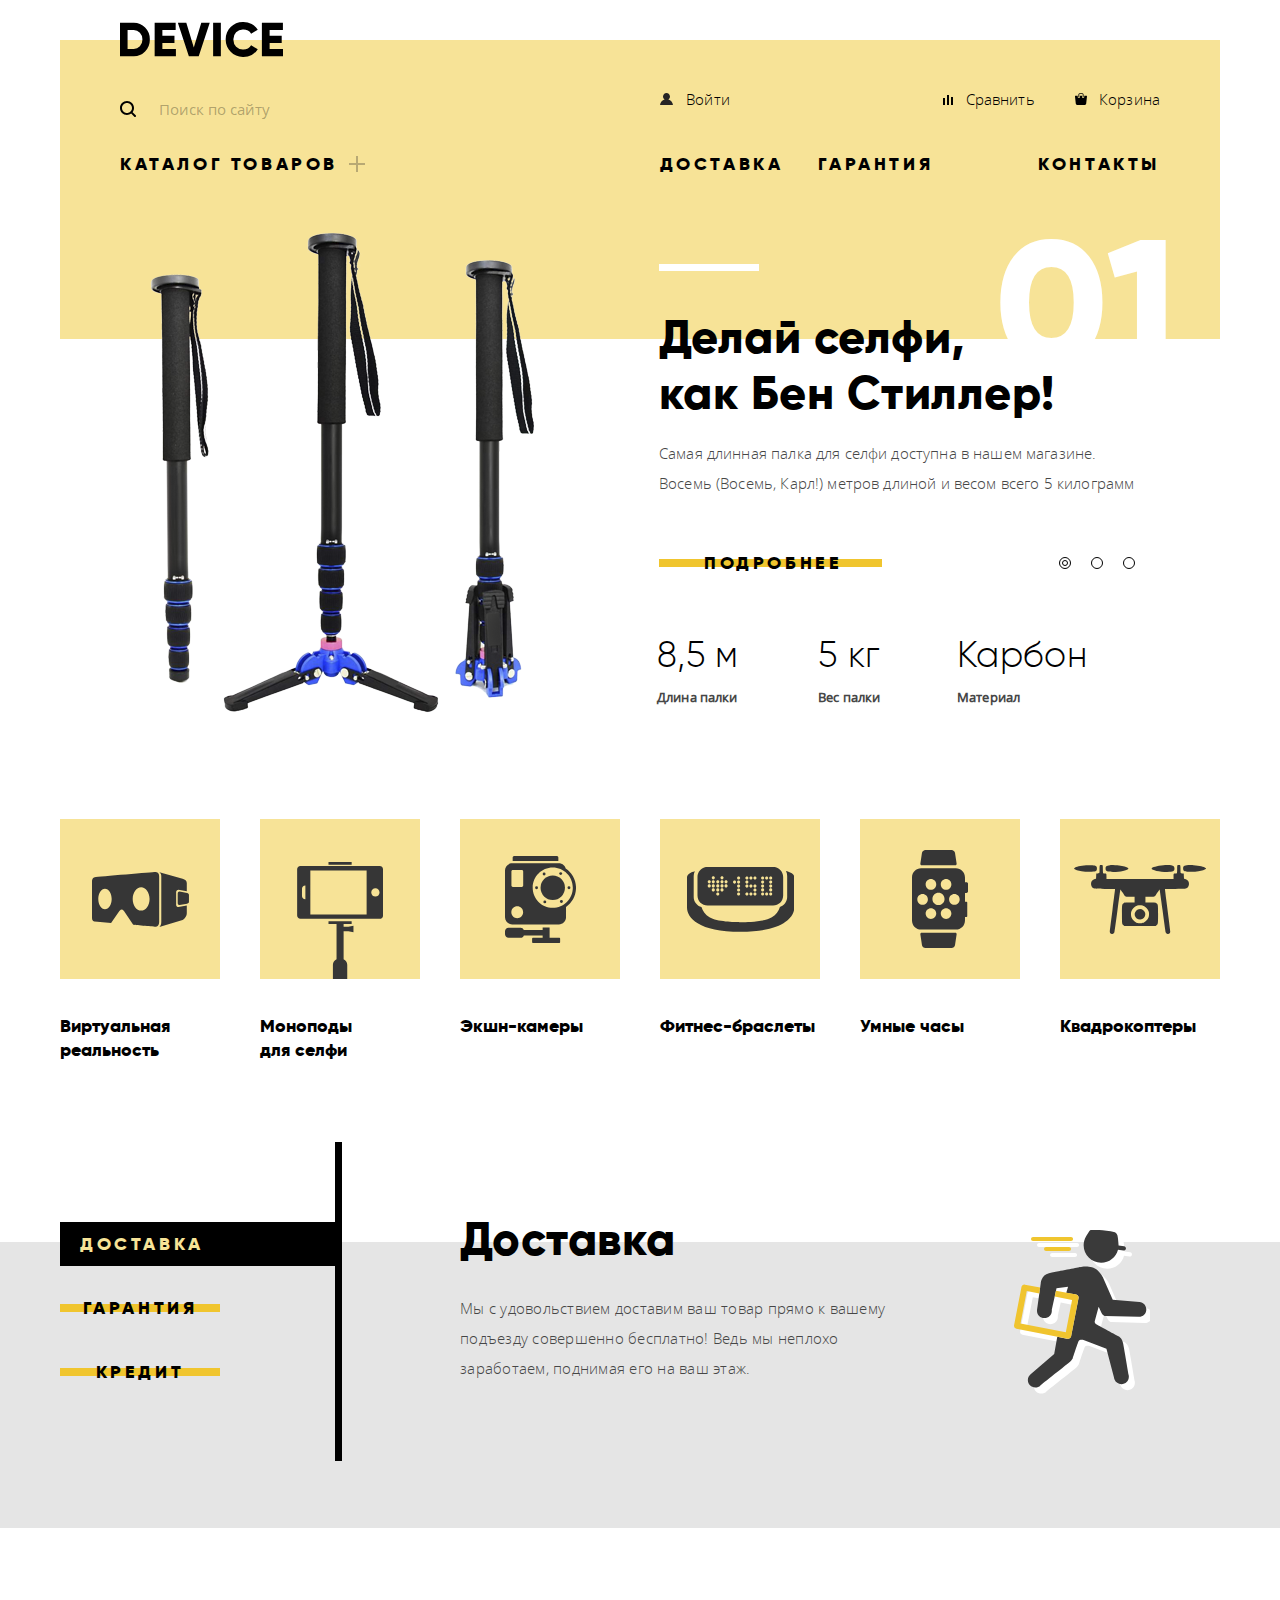
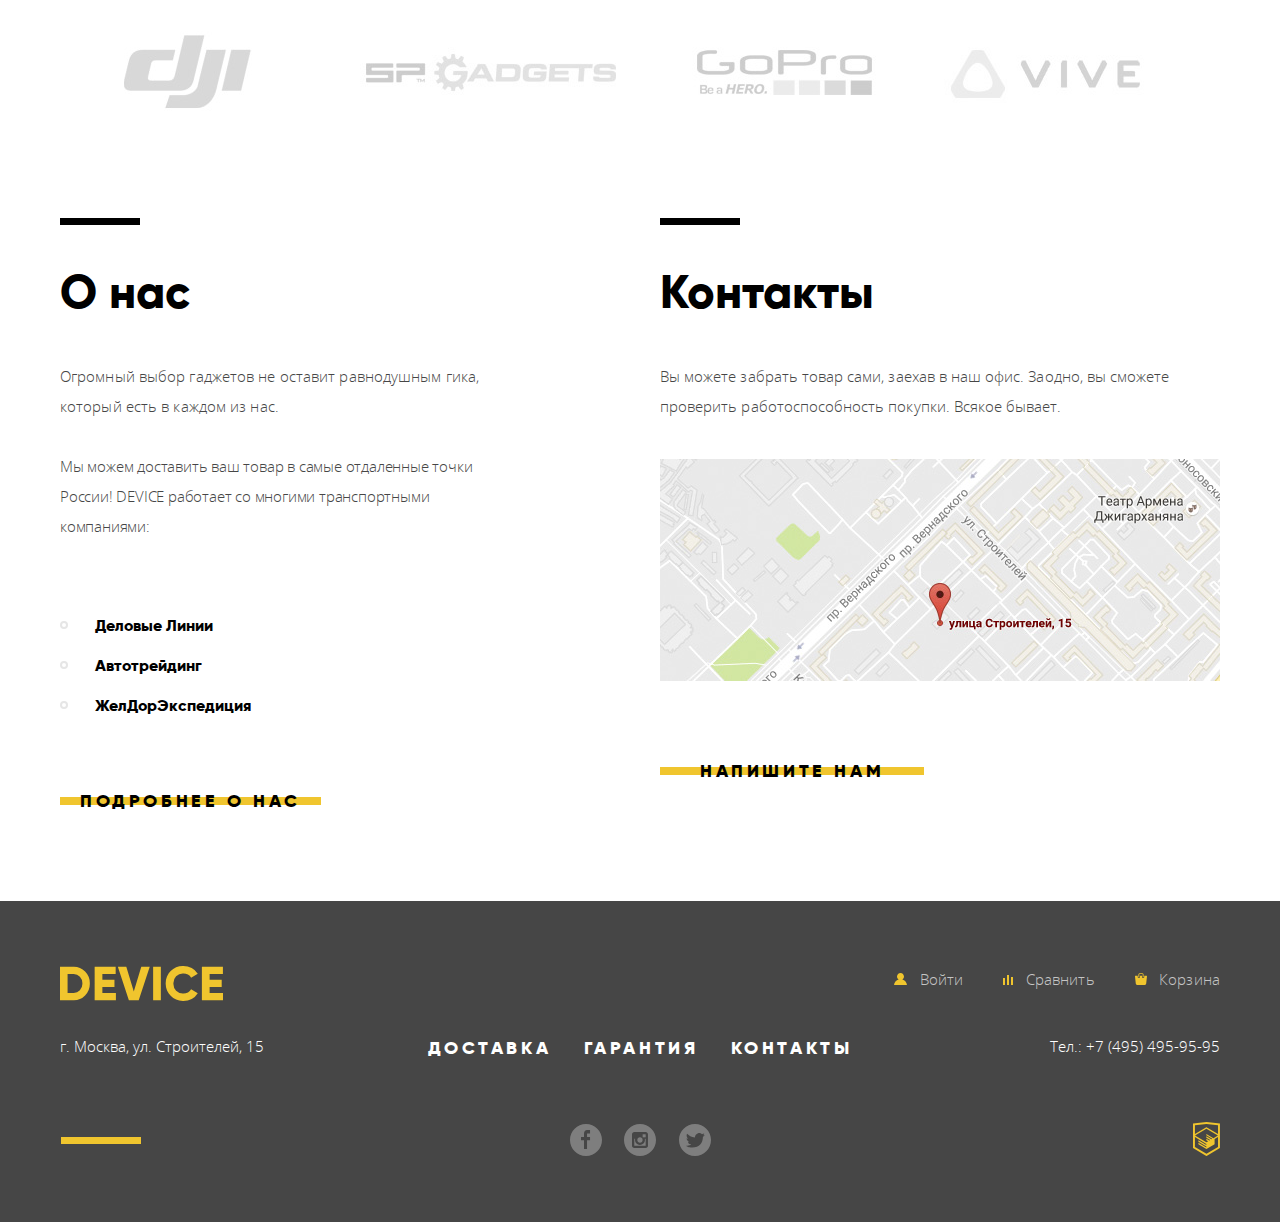
<file: index.html>
<!DOCTYPE html>
<html lang="ru">
  <head>
    <meta charset="utf-8">
    <title>Device</title>
    <link href="css/normalize.css" rel="stylesheet">
    <link href="css/style-min.css" rel="stylesheet">
  </head>
  <body>
    <header class="main-header">
      <nav class="main-navigation">
        <a class="main-header-logo">
          <img src="img/logo.svg" alt="Логотип магазина Device" width="163" height="35">
        </a>
        <div class="header-container">
          <form class="searching" action="https://echo.htmlacademy.ru" method="get">
            <label class="search-icon" for="search-field">Поиск</label>
            <input type="search" class="search-field" id="search-field" placeholder="Поиск по сайту">
            <button type="submit" class="search-btn">Найти</button>
          </form>
          <ul class="user-navigation">
            <li>
              <a class="login-link" href="login.html">
                <svg version="1.1" xmlns="http://www.w3.org/2000/svg" xmlns:xlink="http://www.w3.org/1999/xlink" x="0px" y="0px"
                	 width="13px" height="12px" viewBox="0 0 13 12" enable-background="new 0 0 13 12" xml:space="preserve">
                  <path fill="#272525" d="M0.032,12h12.937c-0.163-2.643-2.074-4.837-4.671-5.543C9.306,5.846,9.985,4.75,9.985,3.485
                	C9.985,1.561,8.425,0,6.5,0S3.015,1.561,3.015,3.485c0,1.264,0.68,2.361,1.688,2.972C2.106,7.163,0.194,9.357,0.032,12z"></path>
                </svg>
                Войти
              </a>
            </li>
            <li>
              <a class="compare-btn" href="#">
                <svg version="1.1" xmlns="http://www.w3.org/2000/svg" xmlns:xlink="http://www.w3.org/1999/xlink" x="0px" y="0px"
                     width="10px" height="10px" viewBox="0 0 10 10" enable-background="new 0 0 10 10" xml:space="preserve">
                  <rect x="8" y="2" width="1.984" height="8"></rect>
                  <rect y="3" width="1.984" height="7"></rect>
                  <rect x="4" width="2" height="10"></rect>
                </svg>
                Сравнить
              </a>
            </li>
            <li>
              <a class="cart-btn" href="#">
                <svg version="1.1" xmlns="http://www.w3.org/2000/svg" xmlns:xlink="http://www.w3.org/1999/xlink" x="0px" y="0px"
                     width="12px" height="12px" viewBox="0 0 12 12" enable-background="new 0 0 12 12" xml:space="preserve">
                  <g>
                    <path d="M11.864,3.017c-0.082-0.098-0.203-0.154-0.327-0.154H9.225V4.09c0,0.563-0.484,1.022-1.08,1.022
                      c-0.594,0-1.078-0.458-1.078-1.022V2.863H4.909V4.09c0,0.563-0.485,1.022-1.08,1.022c-0.595,0-1.078-0.458-1.078-1.022V2.863H0.438
                      c-0.125,0-0.243,0.056-0.327,0.154C0.028,3.115-0.012,3.245,0.003,3.375l0.776,7.134c0.015,0.806,0.642,1.455,1.411,1.455h7.595
                      c0.77,0,1.396-0.649,1.411-1.455l0.776-7.134C11.987,3.245,11.946,3.115,11.864,3.017z"></path>
                    <path d="M3.829,4.499c0.239,0,0.433-0.184,0.433-0.409V1.84c0-0.632,0.672-1.022,1.295-1.022h1.079
                      c0.655,0,1.078,0.401,1.078,1.022v2.25c0,0.225,0.194,0.409,0.431,0.409c0.239,0,0.433-0.184,0.433-0.409V1.84
                      C8.577,0.773,7.761,0,6.636,0H5.557C4.367,0,3.398,0.826,3.398,1.84v2.25C3.398,4.315,3.592,4.499,3.829,4.499z"></path>
                  </g>
                </svg>
                Корзина
              </a>
            </li>
          </ul>
        </div>
        <ul class="site-navigation">
          <li class="open-item-list-btn"><a class="open-item-list-link" href="#">Каталог товаров</a>
            <div class="sub-menu-container">
              <ul class="index-sub-menu sub-menu-first">
                <li class="sub-menu-common">
                  <a href="#">Виртуальная реальность</a>
                </li>
                <li class="sub-menu-common">
                  <a href="catalog.html">Моноподы для селфи</a>
                </li>
                <li class="sub-menu-common">
                  <a href="#">Экшн-камеры</a>
                </li>
              </ul>
              <ul class="index-sub-menu sub-menu-second">
                <li class="sub-menu-common">
                  <a href="#">Фитнес-браслеты</a>
                </li>
                <li class="sub-menu-common">
                  <a href="#">Умные часы</a>
                </li>
              </ul>
              <ul class="index-sub-menu sub-menu-third">
                <li class="sub-menu-common">
                  <a href="#">Квадрокоптеры</a>
                </li>
              </ul>
            </div>
          </li>

          <li><a href="#">Доставка</a></li>
          <li><a href="#">Гарантия</a></li>
          <li><a href="#">Контакты</a></li>
        </ul>
      </nav>
    </header>
    <main>
      <div class="main-container">
        <h1 class="visually-hidden">Магазин гаджетов Device</h1>
        <section class="promo-slider">
          <h2 class="visually-hidden">Специальное предложение</h2>
          <div class="slider-controls">
            <button type="button" class="slider-btn slide-current" value="1" id="slider1">Слайд 1</button>
            <button type="button" class="slider-btn" value="2" id="slider2">Слайд 2</button>
            <button type="button" class="slider-btn" value="3" id="slider3">Слайд 3</button>
          </div>

          <ol>

            <li class="promo-slide slide1 slide-current">
              <div class="slider-img">
                <img src="img/slider-1.png" alt="Самая длинная палка для селфи" width="384" height="486">
              </div>
              <div class="slider-info">
                <h3>Делай селфи, как&nbsp;Бен Стиллер!</h3>
                <p>
                  Самая длинная палка для селфи доступна в нашем магазине.
                  Восемь (Восемь, Карл!) метров длиной и весом всего 5 килограмм
                </p>
                <a class="promo-slide-bth main-button" href="#">Подробнее</a>
                <table class="slider-item-parameters">
                  <tr>
                    <td>8,5 м</td>
                    <td>5 кг</td>
                    <td>Карбон</td>
                  </tr>
                  <tr>
                    <th>Длина палки</th>
                    <th>Вес палки</th>
                    <th>Материал</th>
                  </tr>
                </table>
              </div>
            </li>

            <li class="promo-slide slide2">
              <div class="slider-img">
                <img src="img/slider-2.png" alt="Фитнес-браслет" width="345" height="485">
              </div>
              <div class="slider-info">
                <h3>Худеем правильно!</h3>
                <p>
                  Мотивирующие фитнес-браслеты помогут найти в себе силы
                  не пропускать занятия и соблюдать диету.
                </p>
                <a class="promo-slide-bth main-button" href="#">Подробнее</a>
                <table class="slider-item-parameters">
                  <tr>
                    <td>48 часов</td>
                  </tr>
                  <tr>
                    <th>Без подзарядки</th>
                  </tr>
                </table>
              </div>
            </li>

            <li class="promo-slide slide3">
              <div class="slider-img">
                <img src="img/slider-3.png" alt="Квадрокоптер" width="526" height="334">
              </div>
              <div class="slider-info">
                <h3>Порхает как бабочка, жалит как пчела!</h3>
                <p>
                  Этот обычный, на первый взгляд, квадрокоптер оснащен
                  мощным лазером, замаскированным под стандартную камеру.
                </p>
                <a class="promo-slide-bth main-button" href="#">Подробнее</a>
                <table class="slider-item-parameters">
                  <tr>
                    <td>800 м</td>
                    <td>50 м</td>
                  </tr>
                  <tr>
                    <th>Дальность полета</th>
                    <th>Радиус поражения</th>
                  </tr>
                </table>
              </div>
            </li>

          </ol>
        </section>
        <section class="popular-itemgroups">
          <h2 class="visually-hidden">Популярные товары</h2>
          <ul class="popular-itemgroups-list">
            <li><a class="popular-itemgroups-link popular-1" href="#">Виртуальная реальность</a></li>
            <li><a class="popular-itemgroups-link popular-2" href="catalog.html">Моноподы для&nbsp;селфи</a></li>
            <li><a class="popular-itemgroups-link popular-3" href="#">Экшн-камеры</a></li>
            <li><a class="popular-itemgroups-link popular-4" href="#">Фитнес-браслеты</a></li>
            <li><a class="popular-itemgroups-link popular-5" href="#">Умные часы</a></li>
            <li><a class="popular-itemgroups-link popular-6" href="#">Квадрокоптеры</a></li>
          </ul>
        </section>
      </div>
      <section class="services">
        <h2 class="visually-hidden">Наши услуги</h2>
        <div class="main-container services-container">
          <div class="services-btns">
            <button type="button" class="main-button services-button services-current" value="delivery">Доставка</button>
            <button type="button" class="main-button services-button" value="warranty">Гарантия</button>
            <button type="button" class="main-button services-button" value="credit">Кредит</button>
          </div>
          <div class="services-slides">
            <section class="services-slide services-delivery serv-slide-current" id="service1">
              <h3>Доставка</h3>
              <p>Мы с удовольствием доставим ваш товар прямо
                 к вашему подъезду совершенно бесплатно! Ведь мы неплохо заработаем,
                 поднимая его на ваш этаж.</p>
            </section>
            <section class="services-slide services-warranty" id="service2">
              <h3>Гарантия</h3>
              <p>Если из-за возгорания купленного у нас товара у вас сгорит
                 дом — не переживайте, мы выдадим вам новый.<br>
                 Товар, не дом, конечно же.</p>
            </section>
            <section class="services-slide services-credit" id="service3">
              <h3>Кредит</h3>
              <p>Залезть в долговую яму стало проще! Кредитные
                 консультанты подберут для вас наиболее выгодные
                 условия&nbsp;кредита. Выгодные для нашего банка, разумеется.</p>
            </section>
          </div>
        </div>
      </section>
      <div class="main-container">
        <section class="brands">
          <h2 class="visually-hidden">Популярные брэнды</h2>
          <a href="#"><img class="brands-logo logo-1" src="img/logo-1.jpg" alt="Логотип DJI" width="260" height="100"></a>
          <a href="#"><img class="brands-logo logo-2" src="img/logo-2.jpg" alt="Логотип SPGadgets" width="260" height="100"></a>
          <a href="#"><img class="brands-logo logo-3" src="img/logo-3.jpg" alt="Логотип GoPro" width="260" height="100"></a>
          <a href="#"><img class="brands-logo logo-4" src="img/logo-4.jpg" alt="Логотип VIVE" width="260" height="100"></a>
        </section>
        <div class="informtion">
          <section class="about-us">
            <h3>О нас</h3>
            <p>Огромный выбор гаджетов не оставит равнодушным гика, который есть в каждом из нас.</p>
            <p>Мы можем доставить ваш товар в самые отдаленные точки России! DEVICE работает
              со многими транспортными компаниями:</p>
            <ul class="delivery-services-list">
              <li>Деловые Линии</li>
              <li>Автотрейдинг</li>
              <li>ЖелДорЭкспедиция</li>
            </ul>
            <a href="#" class="about-us-btn main-button">Подробнее о нас</a>
          </section>
          <section class="contacts">
            <h3>Контакты</h3>
            <p>Вы можете забрать товар сами, заехав в наш офис. Заодно, вы сможете
              проверить работоспособность покупки. Всякое бывает.</p>
            <a class="contacts-map" href="#">
              <img src="img/map.jpg" alt="Офис компании по адресу ул. Строителей 15, Москва" width="560" height="222">
            </a>
            <a href="writeus.html" class="feedback-btn main-button">Напишите нам</a>
          </section>
        </div>

      </div>
    </main>
    <footer class="main-footer">
      <div class="main-container">
        <div class="footer-container">
          <a class="main-footer-logo">
            <svg xmlns="http://www.w3.org/2000/svg" width="163" height="35" viewBox="0 0 163 35">
              <defs>
                <style>
                  .cls-1{fill-rule:evenodd}
                </style>
              </defs>
              <path id="_-e-logo" d="M-.151.702v33.6h13.532a15.72 15.72 0 0 0 11.72-4.824 16.458 16.458 0 0 0 4.712-11.976 16.458 16.458 0 0 0-4.712-11.976A15.723 15.723 0 0 0 13.381.702H-.151zM7.582 26.91V8.091h5.8a8.646 8.646 0 0 1 6.5 2.568 9.407 9.407 0 0 1 2.489 6.84 9.406 9.406 0 0 1-2.489 6.84 8.642 8.642 0 0 1-6.5 2.568h-5.8zm34.8-5.952h12.082v-7.3H42.378V8.091h13.291V.702H34.645v33.6H55.91V26.91H42.378v-5.952zm36.343 13.344L89.744.702h-8.458l-7.491 24.72L66.304.702h-8.457l11.019 33.6h9.859zm14.4 0h7.733V.702h-7.733v33.6zm38.615-1.416a15.506 15.506 0 0 0 6.041-5.688l-6.67-3.84a7.482 7.482 0 0 1-3.165 3.024 9.87 9.87 0 0 1-4.664 1.1 9.595 9.595 0 0 1-7.177-2.736 9.909 9.909 0 0 1-2.682-7.248 9.909 9.909 0 0 1 2.682-7.248 9.595 9.595 0 0 1 7.177-2.736 9.897 9.897 0 0 1 4.639 1.08 7.592 7.592 0 0 1 3.19 3.048l6.67-3.84a15.873 15.873 0 0 0-6.09-5.688 17.42 17.42 0 0 0-8.409-2.088c-9.779-.272-17.797 7.691-17.591 17.472-.208 9.781 7.809 17.747 17.588 17.476a17.52 17.52 0 0 0 8.458-2.088zm17.881-11.928h12.082v-7.3h-12.085V8.091h13.29V.702h-21.023v33.6h21.265V26.91h-13.532v-5.952z" class="cls-1" data-name="-e-logo"></path>
            </svg>
          </a>
          <ul class="footer-user-navigation">
            <li>
              <a class="login-link" href="login.html">
                <svg version="1.1" xmlns="http://www.w3.org/2000/svg" xmlns:xlink="http://www.w3.org/1999/xlink" x="0px" y="0px"
                     width="13px" height="12px" viewBox="0 0 13 12" enable-background="new 0 0 13 12" xml:space="preserve">
                  <path d="M0.032,12h12.937c-0.163-2.643-2.074-4.837-4.671-5.543C9.306,5.846,9.985,4.75,9.985,3.485
                	C9.985,1.561,8.425,0,6.5,0S3.015,1.561,3.015,3.485c0,1.264,0.68,2.361,1.688,2.972C2.106,7.163,0.194,9.357,0.032,12z"></path>
                </svg>
                Войти
              </a>
            </li>
            <li>
              <a class="compare-btn" href="#">
                <svg version="1.1" xmlns="http://www.w3.org/2000/svg" xmlns:xlink="http://www.w3.org/1999/xlink" x="0px" y="0px"
                     width="10px" height="10px" viewBox="0 0 10 10" enable-background="new 0 0 10 10" xml:space="preserve">
                  <rect x="8" y="2" width="1.984" height="8"></rect>
                  <rect y="3" width="1.984" height="7"></rect>
                  <rect x="4" width="2" height="10"></rect>
                </svg>
                Сравнить
              </a>
            </li>
            <li>
              <a class="cart-btn" href="#">
                <svg version="1.1" xmlns="http://www.w3.org/2000/svg" xmlns:xlink="http://www.w3.org/1999/xlink" x="0px" y="0px"
                     width="12px" height="12px" viewBox="0 0 12 12" enable-background="new 0 0 12 12" xml:space="preserve">
                  <g>
                    <path d="M11.864,3.017c-0.082-0.098-0.203-0.154-0.327-0.154H9.225V4.09c0,0.563-0.484,1.022-1.08,1.022
                      c-0.594,0-1.078-0.458-1.078-1.022V2.863H4.909V4.09c0,0.563-0.485,1.022-1.08,1.022c-0.595,0-1.078-0.458-1.078-1.022V2.863H0.438
                      c-0.125,0-0.243,0.056-0.327,0.154C0.028,3.115-0.012,3.245,0.003,3.375l0.776,7.134c0.015,0.806,0.642,1.455,1.411,1.455h7.595
                      c0.77,0,1.396-0.649,1.411-1.455l0.776-7.134C11.987,3.245,11.946,3.115,11.864,3.017z"></path>
                    <path d="M3.829,4.499c0.239,0,0.433-0.184,0.433-0.409V1.84c0-0.632,0.672-1.022,1.295-1.022h1.079
                      c0.655,0,1.078,0.401,1.078,1.022v2.25c0,0.225,0.194,0.409,0.431,0.409c0.239,0,0.433-0.184,0.433-0.409V1.84
                      C8.577,0.773,7.761,0,6.636,0H5.557C4.367,0,3.398,0.826,3.398,1.84v2.25C3.398,4.315,3.592,4.499,3.829,4.499z"></path>
                  </g>
                </svg>
                Корзина
              </a>
            </li>
          </ul>
        </div>
        <div class="footer-container">
          <p class="footer-address">г. Москва, ул. Строителей, 15</p>
          <ul class="footer-site-navigation">
            <li><a href="#">Доставка</a></li>
            <li><a href="#">Гарантия</a></li>
            <li><a href="#">Контакты</a></li>
          </ul>
          <p class="footer-phone">Тел.: +7 (495) 495-95-95</p>
        </div>
        <div class="footer-container">
          <section class="footer-social">
            <h2 class="visually-hidden">Device в социальных сетях</h2>
            <ul>
              <li>
                <a class="social-btn social-btn-fb" href="#">
                  <span class="visually-hidden">Device на Фейсбуке</span>
                  <img src="img/fb.svg" alt="Device на Фейсбуке" width="32" height="32">
                </a>
              </li>
              <li>
                <a class="social-btn social-btn-inst" href="#">
                  <span class="visually-hidden">Device в Инстаграм</span>
                  <img src="img/insta.svg" alt="Device в Инстаграм" width="32" height="32">
                </a>
              </li>
              <li>
                <a class="social-btn social-btn-tw" href="#">
                  <span class="visually-hidden">Device в Твиттере</span>
                  <img src="img/twitter.svg" alt="Device в Твиттере" width="32" height="32">
                </a>
              </li>
            </ul>
          </section>
          <section class="footer-copyright">
            <h2 class="visually-hidden">Сайт разработан</h2>
            <a class="btn" href="https://htmlacademy.ru/intensive/htmlcss">
              <span class="visually-hidden">HTML Academy</span>
              <svg version="1.1" xmlns="http://www.w3.org/2000/svg" xmlns:xlink="http://www.w3.org/1999/xlink" x="0px" y="0px" width="26.943px" height="34.09px" viewBox="0 0 26.943 34.09" enable-background="new 0 0 26.943 34.09" xml:space="preserve">
                <path d="M13.62,0.017L13.472,0L0,1.412v24.661l13.473,8.017l13.43-7.99l0.042-0.025V1.412L13.62,0.017z M25.019,12.127L13.495,5.334 L13.494,5.23l-0.087,0.05l-0.088-0.056v0.109L1.925,12.118V3.147l11.548-1.212l11.547,1.212V12.127z M13.405,6.787L24.923,13.5 l-4.479,2.64l-7.093-4.221l-0.014,1.415l5.904,3.513l-0.86,0.507l-5.03-2.992l-0.014,1.415l3.827,2.275l-0.782,0.523l-3.031-1.787 l-0.014,1.413l1.853,1.091l-1.8,1.081L2.034,13.622L13.405,6.787z M1.925,15.127l11.411,6.791l0.016,1.044L5.41,18.234L5.395,19.65 l7.979,4.795l0.018,1.076l-7.973-4.74l-0.013,1.414l8.021,4.822l0.046,0.025l8.143-4.872l-0.011-5.177l3.415-2.036v10.021 L13.472,31.85L1.925,24.979V15.127z"></path>
              </svg>
            </a>
          </section>
        </div>
      </div>
    </footer>

    <section class="modal-content-feedback">
      <button class="modal-content-close feedback-close" type="button" title="Закрыть">
        Закрыть
      </button>
      <h2 class="visually-hidden">Напишите нам</h2>
      <form action="https://echo.htmlacademy.ru" method="post">
        <div class="modal-col">
          <label for="user-name">Ваше имя:</label>
          <input id="user-name" type="text" name="user-name" value="" placeholder="Имя Фамилия">
        </div>
        <div class="modal-col">
          <label for="user-mail">Ваш e-mail:</label>
          <input id="user-mail" type="email" name="user-mail" value="" placeholder="email@example.com">
        </div>
        <label for="feedback-text">Текст письма:</label>
        <textarea id="feedback-text" name="feedback-text" rows="5" placeholder="В свободной форме"></textarea>
        <button class="main-button" type="submit">Отправить</button>
      </form>
    </section>
    <section class="index-map">
      <button class="modal-content-close map-close" type="button" title="Закрыть">
        Закрыть
      </button>
      <h2 class="visually-hidden">Расположение офиса на карте</h2>
      <div class="map-script">
        <iframe src="https://www.google.com/maps/embed?pb=!1m18!1m12!1m3!1d2249.1123749473695!2d37.52742931604717!3d55.687034004529764!2m3!1f0!2f0!3f0!3m2!1i1024!2i768!4f13.1!3m3!1m2!1s0x46b54cf65f5c8955%3A0x694710ccd55501e!2z0YPQuy4g0KHRgtGA0L7QuNGC0LXQu9C10LksIDE1LCDQnNC-0YHQutCy0LAsIDExOTMxMQ!5e0!3m2!1sru!2sru!4v1551015599513"
                width="960" height="560" allowfullscreen></iframe>
      </div>
    </section>


    <script src="js/script-min.js"></script>
  </body>
</html>
</file>
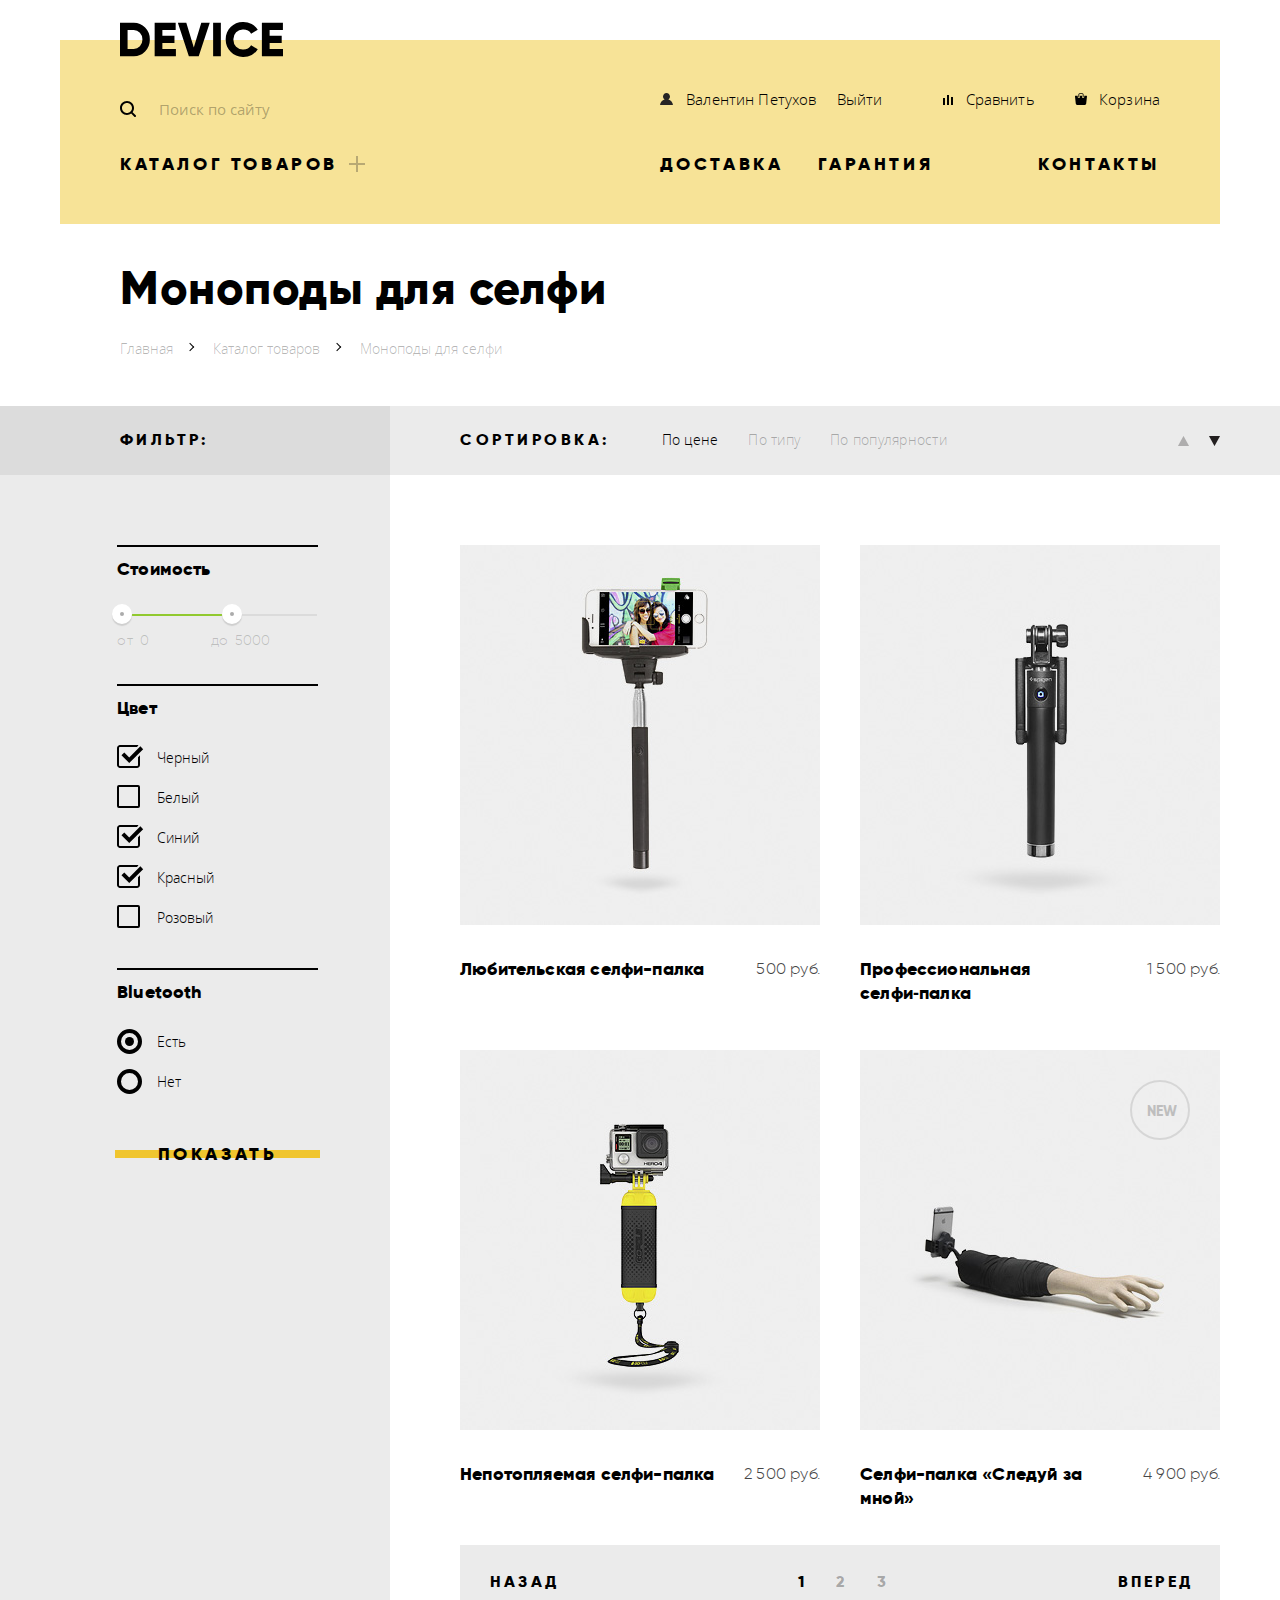
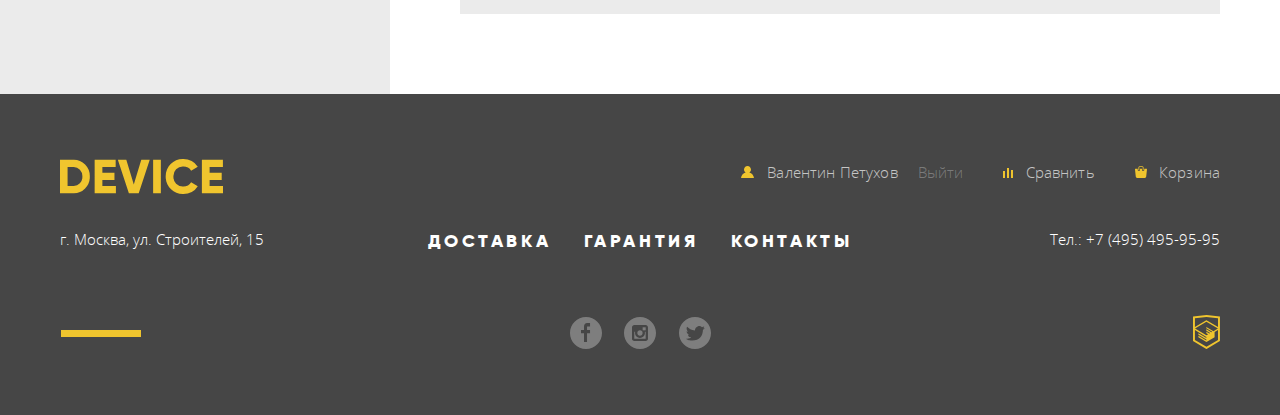
<file: catalog.html>
<!DOCTYPE html>
<html lang="ru">
  <head>
    <meta charset="utf-8">
    <title>Device</title>
    <link href="css/normalize.css" rel="stylesheet">
    <link href="css/style-min.css" rel="stylesheet">
  </head>
  <body>
    <header class="main-header inner-header">
      <nav class="main-navigation">
        <a class="main-header-logo" href="index.html">
          <img src="img/logo.svg" alt="Логотип магазина Device" width="163" height="35">
        </a>
        <div class="header-container">
          <form class="searching" action="https://echo.htmlacademy.ru" method="get">
            <label class="search-icon" for="search-field">Поиск</label>
            <input type="search" class="search-field" id="search-field" placeholder="Поиск по сайту">
            <button type="submit" class="search-btn">Найти</button>
          </form>
          <ul class="user-navigation">
            <li id="account-link">
              <a class="account-link" href="#">
                <svg version="1.1" xmlns="http://www.w3.org/2000/svg" xmlns:xlink="http://www.w3.org/1999/xlink" x="0px" y="0px"
                     width="13px" height="12px" viewBox="0 0 13 12" enable-background="new 0 0 13 12" xml:space="preserve">
                  <path fill="#272525" d="M0.032,12h12.937c-0.163-2.643-2.074-4.837-4.671-5.543C9.306,5.846,9.985,4.75,9.985,3.485
                	C9.985,1.561,8.425,0,6.5,0S3.015,1.561,3.015,3.485c0,1.264,0.68,2.361,1.688,2.972C2.106,7.163,0.194,9.357,0.032,12z"></path>
                </svg>
                Валентин Петухов
              </a>
            </li>
            <li id="logout-link"><a class="logout-link" href="#">Выйти</a></li>
            <li>
              <a class="compare-btn" href="#">
                <svg version="1.1" xmlns="http://www.w3.org/2000/svg" xmlns:xlink="http://www.w3.org/1999/xlink" x="0px" y="0px"
                     width="10px" height="10px" viewBox="0 0 10 10" enable-background="new 0 0 10 10" xml:space="preserve">
                  <rect x="8" y="2" width="1.984" height="8"></rect>
                  <rect y="3" width="1.984" height="7"></rect>
                  <rect x="4" width="2" height="10"></rect>
                </svg>
                Сравнить
              </a>
            </li>
            <li>
              <a class="cart-btn" href="#">
                <svg version="1.1" xmlns="http://www.w3.org/2000/svg" xmlns:xlink="http://www.w3.org/1999/xlink" x="0px" y="0px"
                     width="12px" height="12px" viewBox="0 0 12 12" enable-background="new 0 0 12 12" xml:space="preserve">
                  <g>
                    <path d="M11.864,3.017c-0.082-0.098-0.203-0.154-0.327-0.154H9.225V4.09c0,0.563-0.484,1.022-1.08,1.022
                      c-0.594,0-1.078-0.458-1.078-1.022V2.863H4.909V4.09c0,0.563-0.485,1.022-1.08,1.022c-0.595,0-1.078-0.458-1.078-1.022V2.863H0.438
                      c-0.125,0-0.243,0.056-0.327,0.154C0.028,3.115-0.012,3.245,0.003,3.375l0.776,7.134c0.015,0.806,0.642,1.455,1.411,1.455h7.595
                      c0.77,0,1.396-0.649,1.411-1.455l0.776-7.134C11.987,3.245,11.946,3.115,11.864,3.017z"></path>
                    <path d="M3.829,4.499c0.239,0,0.433-0.184,0.433-0.409V1.84c0-0.632,0.672-1.022,1.295-1.022h1.079
                      c0.655,0,1.078,0.401,1.078,1.022v2.25c0,0.225,0.194,0.409,0.431,0.409c0.239,0,0.433-0.184,0.433-0.409V1.84
                      C8.577,0.773,7.761,0,6.636,0H5.557C4.367,0,3.398,0.826,3.398,1.84v2.25C3.398,4.315,3.592,4.499,3.829,4.499z"></path>
                  </g>
                </svg>
                Корзина
              </a>
            </li>
          </ul>
        </div>
        <ul class="site-navigation">
          <li class="open-item-list-btn"><a href="#">Каталог товаров</a>
            <div class="sub-menu-container">
              <ul class="index-sub-menu sub-menu-first">
                <li class="sub-menu-common">
                  <a href="#">Виртуальная реальность</a>
                </li>
                <li class="sub-menu-common">
                  <a href="catalog.html">Моноподы для селфи</a>
                </li>
                <li class="sub-menu-common">
                  <a href="#">Экшн-камеры</a>
                </li>
              </ul>
              <ul class="index-sub-menu sub-menu-second">
                <li class="sub-menu-common">
                  <a href="#">Фитнес-браслеты</a>
                </li>
                <li class="sub-menu-common">
                  <a href="#">Умные часы</a>
                </li>
              </ul>
              <ul class="index-sub-menu sub-menu-third">
                <li class="sub-menu-common">
                  <a href="#">Квадрокоптеры</a>
                </li>
              </ul>
            </div>
          </li>

          <li><a href="#">Доставка</a></li>
          <li><a href="#">Гарантия</a></li>
          <li><a href="#">Контакты</a></li>
        </ul>
      </nav>
    </header>
    <main>


      <div class="inner-container">
        <h1>Моноподы для селфи</h1>
        <section class="breadcrumbs-block">
          <ul class="breadcrumbs">
            <li class="breadcrumbs-item">
              <a class="breadcrumbs-link" href="#">Главная</a>
            </li>
            <li class="breadcrumbs-item">
              <a class="breadcrumbs-link" href="#">Каталог товаров</a>
            </li>
            <li class="breadcrumbs-item active">Моноподы для селфи</li>
          </ul>
        </section>
      </div>

      <div class="inner-row1">
        <div class="inner-container">
          <div class="inner-col1">
            <h2>Фильтр:</h2>
          </div>
          <div class="inner-col2">
            <section class="sort">
              <h2>Сортировка:</h2>
              <ul>
                <li><a href="#" class="sort-by sort-current">По цене</a></li>
                <li><a href="#" class="sort-by">По типу</a></li>
                <li><a href="#" class="sort-by">По популярности</a></li>
              </ul>
              <div class="arrows">
                <a href="#" class="sort-direction"><span class="visually-hidden">От меньшего к большему</span></a>
                <a href="#" class="sort-direction dir-current"><span class="visually-hidden">От большего к меньшему</span></a>
              </div>
            </section>
          </div>
        </div>
      </div>

      <div class="inner-row2">
        <div class="inner-container">

          <div class="inner-col1">
            <section class="filter">
              <form class="filter-form" action="https://echo.htmlacademy.ru" method="get">
                <fieldset class="filter-price">
                  <legend>Стоимость</legend>
                  <div class="price-bar">
                    <div class="price-range-bar-empty"></div>
                    <div class="price-range-bar-full"></div>
                    <div class="price-start"></div>
                    <div class="price-end"></div>
                  </div>
                  <label>от <input type="number" class="custom-min-price" value="0"></label>
                  <label>до <input type="number" class="custom-max-price" value="5000"></label>
                </fieldset>
                <fieldset>
                  <legend>Цвет</legend>
                  <ul class="filter-color">
                    <li>
                      <input class="visually-hidden" type="checkbox" name="black" id="black" checked>
                      <label for="black">Черный</label>
                    </li>
                    <li>
                      <input class="visually-hidden" type="checkbox" name="white" id="white">
                      <label for="white">Белый</label>
                    </li>
                    <li>
                      <input class="visually-hidden" type="checkbox" name="blue" id="blue" checked>
                      <label for="blue">Синий</label>
                    </li>
                    <li>
                      <input class="visually-hidden" type="checkbox" name="red" id="red" checked>
                      <label for="red">Красный</label>
                    </li>
                    <li>
                      <input class="visually-hidden" type="checkbox" name="pink" id="pink">
                      <label for="pink">Розовый</label>
                    </li>
                  </ul>
                </fieldset>
                <fieldset>
                  <legend>Bluetooth</legend>
                  <ul class="filter-bluetooth">
                    <li>
                      <input class="visually-hidden" type="radio" name="bluetooth" id="included" value="included" checked>
                      <label for="included">Есть</label>
                    </li>
                    <li>
                      <input class="visually-hidden" type="radio" name="bluetooth" id="not-included" value="not-included">
                      <label for="not-included">Нет</label>
                    </li>
                  </ul>
                </fieldset>
                <button type="submit" class="main-button">Показать</button>
              </form>
            </section>
          </div>

          <div class="inner-col2">

            <section class="items">
              <h2 class="visually-hidden">Список товаров</h2>
              <section class="device">
                <div class="buy-compare">
                  <a href="#" class="main-button">В корзину</a>
                  <a href="#" class="add-to-compare-btn">Добавить к сравнению</a>
                </div>
                <img class="device-pic" src="img/item-1.jpg" alt="Любительская селфи-палка" width="360" height="380">
                <h2 class="device-name"><a href="#">Любительская селфи-палка</a></h2>
                <span class="device-price">500 руб.</span>
              </section>

              <section class="device">
                <div class="buy-compare">
                  <a href="#" class="main-button">В корзину</a>
                  <a href="#" class="add-to-compare-btn">Добавить к сравнению</a>
                </div>
                <img class="device-pic" src="img/item-2.jpg" alt="Профессиональная селфи-палка" width="360" height="380">
                <h2 class="device-name"><a href="#">Профессиональная селфи&#8209;палка</a></h2>
                <span class="device-price">1 500 руб.</span>
              </section>

              <section class="device">
                <div class="buy-compare">
                  <a href="#" class="main-button">В корзину</a>
                  <a href="#" class="add-to-compare-btn">Добавить к сравнению</a>
                </div>
                <img class="device-pic" src="img/item-3.jpg" alt="Непотопляемая селфи-палка" width="360" height="380">
                <h2 class="device-name"><a href="#">Непотопляемая селфи-палка</a></h2>
                <span class="device-price">2 500 руб.</span>
              </section>

              <section class="device device-new">
                <div class="buy-compare">
                  <a href="#" class="main-button">В корзину</a>
                  <a href="#" class="add-to-compare-btn">Добавить к сравнению</a>
                </div>
                <img class="device-pic" src="img/item-4.jpg" alt="Селфи-палка «Следуй за мной»" width="360" height="380">
                <h2 class="device-name"><a href="#">Селфи-палка «Следуй за мной»</a></h2>
                <span class="device-price">4 900 руб.</span>
              </section>
            </section>

            <div class="paginator">
              <a class="back disabled">Назад</a>
              <ul>
                <li><a class="active-page">1</a></li>
                <li><a class="page" href="#">2</a></li>
                <li><a class="page" href="#">3</a></li>
              </ul>
              <a class="forward" href="#">Вперед</a>
            </div>
          </div>

        </div>
      </div>

    </main>

    <footer class="main-footer">
      <div class="main-container">
        <div class="footer-container">
          <a class="main-footer-logo">
            <svg xmlns="http://www.w3.org/2000/svg" width="163" height="35" viewBox="0 0 163 35">
              <defs>
                <style>
                  .cls-1{fill-rule:evenodd}
                </style>
              </defs>
              <path id="_-e-logo" d="M-.151.702v33.6h13.532a15.72 15.72 0 0 0 11.72-4.824 16.458 16.458 0 0 0 4.712-11.976 16.458 16.458 0 0 0-4.712-11.976A15.723 15.723 0 0 0 13.381.702H-.151zM7.582 26.91V8.091h5.8a8.646 8.646 0 0 1 6.5 2.568 9.407 9.407 0 0 1 2.489 6.84 9.406 9.406 0 0 1-2.489 6.84 8.642 8.642 0 0 1-6.5 2.568h-5.8zm34.8-5.952h12.082v-7.3H42.378V8.091h13.291V.702H34.645v33.6H55.91V26.91H42.378v-5.952zm36.343 13.344L89.744.702h-8.458l-7.491 24.72L66.304.702h-8.457l11.019 33.6h9.859zm14.4 0h7.733V.702h-7.733v33.6zm38.615-1.416a15.506 15.506 0 0 0 6.041-5.688l-6.67-3.84a7.482 7.482 0 0 1-3.165 3.024 9.87 9.87 0 0 1-4.664 1.1 9.595 9.595 0 0 1-7.177-2.736 9.909 9.909 0 0 1-2.682-7.248 9.909 9.909 0 0 1 2.682-7.248 9.595 9.595 0 0 1 7.177-2.736 9.897 9.897 0 0 1 4.639 1.08 7.592 7.592 0 0 1 3.19 3.048l6.67-3.84a15.873 15.873 0 0 0-6.09-5.688 17.42 17.42 0 0 0-8.409-2.088c-9.779-.272-17.797 7.691-17.591 17.472-.208 9.781 7.809 17.747 17.588 17.476a17.52 17.52 0 0 0 8.458-2.088zm17.881-11.928h12.082v-7.3h-12.085V8.091h13.29V.702h-21.023v33.6h21.265V26.91h-13.532v-5.952z" class="cls-1" data-name="-e-logo"></path>
            </svg>
          </a>
          <ul class="footer-user-navigation">
            <li>
              <a class="account-link" href="#">
                <svg version="1.1" xmlns="http://www.w3.org/2000/svg" xmlns:xlink="http://www.w3.org/1999/xlink" x="0px" y="0px"
                     width="13px" height="12px" viewBox="0 0 13 12" enable-background="new 0 0 13 12" xml:space="preserve">
                  <path d="M0.032,12h12.937c-0.163-2.643-2.074-4.837-4.671-5.543C9.306,5.846,9.985,4.75,9.985,3.485
                	C9.985,1.561,8.425,0,6.5,0S3.015,1.561,3.015,3.485c0,1.264,0.68,2.361,1.688,2.972C2.106,7.163,0.194,9.357,0.032,12z"></path>
                </svg>
                Валентин Петухов
              </a>
            </li>
            <li><a class="logout-link" href="#">Выйти</a></li>
            <li>
              <a class="compare-btn" href="#">
                <svg version="1.1" xmlns="http://www.w3.org/2000/svg" xmlns:xlink="http://www.w3.org/1999/xlink" x="0px" y="0px"
                     width="10px" height="10px" viewBox="0 0 10 10" enable-background="new 0 0 10 10" xml:space="preserve">
                  <rect x="8" y="2" width="1.984" height="8"></rect>
                  <rect y="3" width="1.984" height="7"></rect>
                  <rect x="4" width="2" height="10"></rect>
                </svg>
                Сравнить
              </a>
            </li>
            <li>
              <a class="cart-btn" href="#">
                <svg version="1.1" xmlns="http://www.w3.org/2000/svg" xmlns:xlink="http://www.w3.org/1999/xlink" x="0px" y="0px"
                     width="12px" height="12px" viewBox="0 0 12 12" enable-background="new 0 0 12 12" xml:space="preserve">
                  <g>
                    <path d="M11.864,3.017c-0.082-0.098-0.203-0.154-0.327-0.154H9.225V4.09c0,0.563-0.484,1.022-1.08,1.022
                      c-0.594,0-1.078-0.458-1.078-1.022V2.863H4.909V4.09c0,0.563-0.485,1.022-1.08,1.022c-0.595,0-1.078-0.458-1.078-1.022V2.863H0.438
                      c-0.125,0-0.243,0.056-0.327,0.154C0.028,3.115-0.012,3.245,0.003,3.375l0.776,7.134c0.015,0.806,0.642,1.455,1.411,1.455h7.595
                      c0.77,0,1.396-0.649,1.411-1.455l0.776-7.134C11.987,3.245,11.946,3.115,11.864,3.017z"></path>
                    <path d="M3.829,4.499c0.239,0,0.433-0.184,0.433-0.409V1.84c0-0.632,0.672-1.022,1.295-1.022h1.079
                      c0.655,0,1.078,0.401,1.078,1.022v2.25c0,0.225,0.194,0.409,0.431,0.409c0.239,0,0.433-0.184,0.433-0.409V1.84
                      C8.577,0.773,7.761,0,6.636,0H5.557C4.367,0,3.398,0.826,3.398,1.84v2.25C3.398,4.315,3.592,4.499,3.829,4.499z"></path>
                  </g>
                </svg>
                Корзина
              </a>
            </li>
          </ul>
        </div>
        <div class="footer-container">
          <p class="footer-address">г. Москва, ул. Строителей, 15</p>
          <ul class="footer-site-navigation">
            <li><a href="#">Доставка</a></li>
            <li><a href="#">Гарантия</a></li>
            <li><a href="#">Контакты</a></li>
          </ul>
          <p class="footer-phone">Тел.: +7 (495) 495-95-95</p>
        </div>
        <div class="footer-container">
          <section class="footer-social">
            <h2 class="visually-hidden">Device в социальных сетях</h2>
            <ul>
              <li>
                <a class="social-btn social-btn-fb" href="#">
                  <img src="img/fb.svg" alt="Device на Фейсбуке" width="32" height="32">
                </a>
              </li>
              <li>
                <a class="social-btn social-btn-inst" href="#">
                  <img src="img/insta.svg" alt="Device в Инстаграм" width="32" height="32">
                </a>
              </li>
              <li>
                <a class="social-btn social-btn-tw" href="#">
                  <img src="img/twitter.svg" alt="Device в Твиттере" width="32" height="32">
                </a>
              </li>
            </ul>
          </section>
          <section class="footer-copyright">
            <h2 class="visually-hidden">Сайт разработан</h2>
            <a class="btn" href="https://htmlacademy.ru/intensive/htmlcss">
              <span class="visually-hidden">HTML Academy</span>
              <svg version="1.1" xmlns="http://www.w3.org/2000/svg" xmlns:xlink="http://www.w3.org/1999/xlink" x="0px" y="0px" width="26.943px" height="34.09px" viewBox="0 0 26.943 34.09" enable-background="new 0 0 26.943 34.09" xml:space="preserve">
                <path d="M13.62,0.017L13.472,0L0,1.412v24.661l13.473,8.017l13.43-7.99l0.042-0.025V1.412L13.62,0.017z M25.019,12.127L13.495,5.334 L13.494,5.23l-0.087,0.05l-0.088-0.056v0.109L1.925,12.118V3.147l11.548-1.212l11.547,1.212V12.127z M13.405,6.787L24.923,13.5 l-4.479,2.64l-7.093-4.221l-0.014,1.415l5.904,3.513l-0.86,0.507l-5.03-2.992l-0.014,1.415l3.827,2.275l-0.782,0.523l-3.031-1.787 l-0.014,1.413l1.853,1.091l-1.8,1.081L2.034,13.622L13.405,6.787z M1.925,15.127l11.411,6.791l0.016,1.044L5.41,18.234L5.395,19.65 l7.979,4.795l0.018,1.076l-7.973-4.74l-0.013,1.414l8.021,4.822l0.046,0.025l8.143-4.872l-0.011-5.177l3.415-2.036v10.021 L13.472,31.85L1.925,24.979V15.127z"></path>
              </svg>
            </a>
          </section>
        </div>
      </div>
    </footer>

  </body>
</html>
</file>
<file: css/style-min.css>
@font-face{font-family:"Open Sans";src:url(../fonts/web/opensanslight.woff2) format("woff2"),url(../fonts/web/opensanslight.woff) format("woff");font-weight:300}@font-face{font-family:"Open Sans";src:url(../fonts/web/opensans.woff2) format("woff2"),url(../fonts/web/opensans.woff) format("woff");font-weight:400}@font-face{font-family:Gilroy;src:url(../fonts/web/gilroylight.woff2) format("woff2"),url(../fonts/web/gilroylight.woff) format("woff");font-weight:300}@font-face{font-family:Gilroy;src:url(../fonts/web/gilroyextrabold.woff2) format("woff2"),url(../fonts/web/gilroyextrabold.woff) format("woff");font-weight:800}body{margin:0;padding:0;font-family:"Open Sans",Arial,sans-serif;font-size:15px;line-height:30px;font-weight:300;color:#000;background-color:#fff}a{text-decoration:none}.visually-hidden:not(:focus):not(:active),input[type=checkbox].visually-hidden,input[type=radio].visually-hidden{position:absolute;width:1px;height:1px;margin:-1px;border:0;padding:0;white-space:nowrap;-webkit-clip-path:inset(100%);clip-path:inset(100%);clip:rect(0 0 0 0);overflow:hidden}.main-container{width:1160px;margin-left:auto;margin-right:auto}.inner-container h1{width:100%;margin:0;padding:0;margin-top:30px;margin-bottom:25px;margin-left:60px;font-family:Gilroy,Arial,sans-serif;font-weight:800;font-size:47px;line-height:48px;letter-spacing:.5px}.inner-container h2{margin:0;padding:22px 0;font-family:Gilroy,Arial,sans-serif;font-weight:800;font-size:16px;line-height:24px;letter-spacing:3.4px;text-transform:uppercase}.inner-row1{background-image:-webkit-gradient(linear,left top,right top,color-stop(50%,#dcdcdc),color-stop(50%,#ebebeb));background-image:-webkit-linear-gradient(left,#dcdcdc 50%,#ebebeb 50%);background-image:-o-linear-gradient(left,#dcdcdc 50%,#ebebeb 50%);background-image:linear-gradient(to right,#dcdcdc 50%,#ebebeb 50%)}.inner-row2{background-image:-webkit-gradient(linear,left top,right top,color-stop(50%,#ebebeb),color-stop(50%,#fff));background-image:-webkit-linear-gradient(left,#ebebeb 50%,#fff 50%);background-image:-o-linear-gradient(left,#ebebeb 50%,#fff 50%);background-image:linear-gradient(to right,#ebebeb 50%,#fff 50%)}.inner-container{display:-webkit-box;display:-ms-flexbox;display:flex;-ms-flex-wrap:wrap;flex-wrap:wrap;width:1160px;margin-left:auto;margin-right:auto}.inner-col1{width:270px;padding-left:60px}.inner-row1 .inner-col1{background-color:#dcdcdc}.inner-row2 .inner-col1{background-color:#ebebeb}.inner-col2{width:760px;padding-left:70px}.inner-row1 .inner-col2{background-color:#ebebeb}.inner-row2 .inner-col2{background-color:#fff}.main-header{display:-webkit-box;display:-ms-flexbox;display:flex;width:1040px;margin-top:40px;margin-left:auto;margin-right:auto;padding-left:60px;padding-right:60px;background-color:#f7e397}.inner-header{margin-bottom:10px}.main-header-logo{position:relative;top:-18px}.main-navigation{margin:0;padding:0;width:100%}.index-sub-menu,.site-navigation,.user-navigation{list-style:none}.site-navigation{display:-webkit-box;display:-ms-flexbox;display:flex;-ms-flex-wrap:wrap;flex-wrap:wrap;-webkit-box-align:end;-ms-flex-align:end;align-items:flex-end;margin:0;padding:0;padding-bottom:160px}.inner-header .site-navigation{padding-bottom:45px}.site-navigation li{text-transform:uppercase}.index-sub-menu a,.site-navigation a,.user-navigation a{color:#000}.site-navigation a{font-family:Gilroy,Arial,sans-serif;font-weight:800;font-size:18px;line-height:24px;letter-spacing:3.6px}.site-navigation>li{margin-left:35px}.site-navigation>li:first-child{margin-left:0;margin-right:auto;padding-right:32px}.site-navigation>li:last-child{margin-left:105px}.user-navigation{display:-webkit-box;display:-ms-flexbox;display:flex;-ms-flex-wrap:wrap;flex-wrap:wrap;padding:0;margin:0;margin-bottom:25px;width:500px;letter-spacing:.15px}.index-sub-menu li{text-transform:none}.index-sub-menu a{font-family:"Open Sans",Arial,sans-serif;font-weight:300;font-size:15px;line-height:36px;letter-spacing:normal}.index-sub-menu a:focus,.index-sub-menu a:hover,.site-navigation a:focus,.site-navigation a:hover,.user-navigation a:focus,.user-navigation a:hover{color:rgba(0,0,0,.6)}.index-sub-menu a:active,.site-navigation a:active,.user-navigation a:active{color:rgba(0,0,0,.3)}.searching{position:relative;width:440px;margin-right:auto}.header-container{display:-webkit-box;display:-ms-flexbox;display:flex;margin-bottom:10px}.search-field{width:280px;height:49px;padding-left:35px;margin-right:-5px;vertical-align:top;color:#000;border:none;background-color:#f7e397}.search-field:focus{border-bottom:2px solid #000}.search-icon{font-size:0}.search-icon::before{content:"";position:absolute;top:17px;left:0;width:16px;height:16px;background-image:url(../img/search.svg);background-repeat:no-repeat}.search-field::-webkit-input-placeholder{color:rgba(0,0,0,.3)}.search-field:-moz-placeholder{color:rgba(0,0,0,.3)}.search-field::-moz-placeholder{color:rgba(0,0,0,.3)}.search-field:-ms-input-placeholder{color:rgba(0,0,0,.3)}.search-field:hover::-webkit-input-placeholder{color:rgba(0,0,0,.6)}.search-field:hover:-moz-placeholder{color:rgba(0,0,0,.6)}.search-field:hover::-moz-placeholder{color:rgba(0,0,0,.6)}.search-field:hover:-ms-input-placeholder{color:rgba(0,0,0,.6)}.search-field:focus::-webkit-input-placeholder{color:rgba(0,0,0,.6)}.search-field:focus:-moz-placeholder{color:rgba(0,0,0,.6)}.search-field:focus::-moz-placeholder{color:rgba(0,0,0,.6)}.search-field:focus:-ms-input-placeholder{color:rgba(0,0,0,.6)}.search-btn{visibility:hidden;height:49px;padding-left:20px;padding-right:20px;background-color:#f7e397;border:2px solid #000;-webkit-transition:.2s;-o-transition:.2s;transition:.2s}.search-field:focus+.search-btn{visibility:visible}.search-btn:focus,.search-btn:hover{color:#fff;background-color:#000}.search-btn:active{color:rgba(255,255,255,.3);background-color:#000}.footer-user-navigation li,.user-navigation li{margin-left:40px}.footer-user-navigation li:first-of-type,.user-navigation li:first-of-type{margin-right:20px;margin-left:0;padding-left:0}.footer-user-navigation li:nth-last-of-type(3),.user-navigation li:nth-last-of-type(3){padding-left:0;margin-left:0;margin-right:auto}.footer-user-navigation .account-link,.footer-user-navigation .login-link,.user-navigation .account-link,.user-navigation .login-link{margin-left:0;margin-right:0}.account-link,.cart-btn,.compare-btn,.login-link{position:relative}.account-link svg,.login-link svg{margin-right:9px}.compare-btn svg{margin-right:8px}.cart-btn svg{margin-right:8px}.open-item-list-btn{position:relative;padding-right:32px}.open-item-list-btn::after,.open-item-list-btn::before{content:"";position:absolute;top:14px;right:5px;width:16px;height:2px;background-color:#b8a974}.open-item-list-btn::after{-webkit-transform:rotate(90deg);-ms-transform:rotate(90deg);transform:rotate(90deg)}.sub-menu-container{position:absolute;display:-webkit-box;display:-ms-flexbox;display:flex;width:1040px;min-height:160px;padding-left:60px;padding-right:60px;margin-left:-60px;z-index:-1;background-color:#f7e397;opacity:0}.open-item-list-btn:hover .sub-menu-container,.open-item-list-btn>a:focus+.sub-menu-container,.open-item-list-btn>a:hover+.sub-menu-container,.open-item-list-link:focus+.sub-menu-container,.open-item-list-link:hover+.sub-menu-container{opacity:1;z-index:2;pointer-events:auto}.open-item-list-btn:focus-within .sub-menu-container{opacity:1;z-index:2;pointer-events:auto}.index-sub-menu{width:200px;margin-right:40px;padding:0;padding-top:25px;letter-spacing:.15px}.main-button{font-family:Gilroy,Arial,sans-serif;font-weight:800;font-size:18px;line-height:24px;padding-top:10px;padding-bottom:10px;text-transform:uppercase;letter-spacing:3.6px;color:#000;background:0 0;background-image:-webkit-gradient(linear,left top,left bottom,from(#f0c52e),to(#f0c52e));background-image:-webkit-linear-gradient(top,#f0c52e,#f0c52e);background-image:-o-linear-gradient(top,#f0c52e,#f0c52e);background-image:linear-gradient(to bottom,#f0c52e,#f0c52e);background-repeat:no-repeat;background-size:100% 8px;background-position:center;border:none;-webkit-transition:.1s;-o-transition:.1s;transition:.1s}.main-button:focus,.main-button:hover{color:#000;background-size:100% 100%}.main-button:active{color:rgba(0,0,0,.3);background-size:100% 100%}.promo-slider{position:relative;width:1160px;top:-110px;margin-bottom:-110px;z-index:1}.promo-slider ol{padding:0;margin:0;position:relative;counter-reset:li;list-style:none}.promo-slide h3{font-family:Gilroy,Arial,sans-serif;font-weight:800;font-size:47px;line-height:56px;letter-spacing:.47px}.slider-controls{position:absolute;bottom:250px;right:65px;display:-webkit-box;display:-ms-flexbox;display:flex;-webkit-box-pack:end;-ms-flex-pack:end;justify-content:flex-end;font-size:0}.slider-info{position:relative}.slider-info::before{content:"";position:absolute;top:35px;left:0;width:100px;height:7px;background-color:#fff}.slider-info::after{position:absolute;top:-15px;right:-35px;font-family:Gilroy,Arial,sans-serif;font-weight:800;font-size:179px;line-height:179px;letter-spacing:1.79px;color:#fff}.promo-slide::after{content:"0"counter(li);counter-increment:li;position:absolute;top:-15px;right:40px;font-family:Gilroy,Arial,sans-serif;font-weight:800;font-size:179px;line-height:179px;letter-spacing:1.79px;z-index:-1;color:#fff;opacity:0}.promo-slide.slide-current::after{opacity:1}.slider-btn{position:relative;display:block;margin-right:20px;padding:0;width:12px;height:12px;background:0 0;border:1px solid #000;border-radius:50%}.slider-btn::before{content:"";position:absolute;top:50%;left:50%;-webkit-transform:translate(-50%,-50%);-ms-transform:translate(-50%,-50%);transform:translate(-50%,-50%);width:4px;height:4px;border:1px solid #000;border-radius:50%;opacity:0}.slider-btn.slide-current::before{opacity:1}.promo-slide-bth{padding-left:45px;padding-right:40px}.promo-slide{display:-webkit-box;display:-ms-flexbox;display:flex;max-height:0;padding:0;margin-bottom:0;overflow:hidden}.promo-slide.slide-current{max-height:100%;margin-bottom:95px}.promo-slide p{color:#464646;letter-spacing:.15px}.slider-item-parameters th{padding-top:5px;color:#464646;font-size:13px;line-height:20px;text-align:left;letter-spacing:.13px}.slider-item-parameters td{font-family:Gilroy,Arial,sans-serif;font-weight:300;font-size:36px;line-height:48px;text-align:left;letter-spacing:.36px}.slider-item-parameters th:nth-child(1),.slider-item-parameters th:nth-child(3){width:157px}.slider-item-parameters th:nth-child(2){width:135px}.promo-slide h3{margin-top:80px;margin-bottom:17px}.promo-slide p{margin-bottom:50px}.promo-slide table{margin-top:50px;margin-left:-5px}.slide1 .slider-img{margin-left:90px;margin-right:125px}.slide1 h3{width:410px}.slide1 p{width:480px}.slide2 .slider-img{margin-left:90px;margin-top:12px;margin-right:140px}.slide2 h3{width:260px}.slide2 p{width:460px}.slide3 .slider-img{margin-left:32px;margin-top:10px;margin-right:40px}.slide3 h3{width:550px}.slide3 p{width:460px}.popular-itemgroups-list{display:-webkit-box;display:-ms-flexbox;display:flex;-ms-flex-wrap:wrap;flex-wrap:wrap;margin:0;margin-bottom:120px;padding:0;list-style:none}.popular-itemgroups-list li{width:160px;margin-right:40px;margin-bottom:60px;font-family:Gilroy,Arial,sans-serif;font-weight:800;font-size:18px;line-height:24px}.popular-itemgroups-list li:nth-child(6n){margin-right:0}.popular-itemgroups-link{display:block;position:relative;padding-top:195px;color:#000}.popular-itemgroups-link::before{content:"";position:absolute;top:0;left:0;width:160px;height:160px;background-color:#f7e397;background-repeat:no-repeat;-webkit-transition:.2s;-o-transition:.2s;transition:.2s}.popular-itemgroups-link:focus::before,.popular-itemgroups-link:hover::before{background-color:#f0c52e}.popular-itemgroups-link::after{content:"";position:absolute;top:0;left:0;width:160px;height:160px}.popular-1::after{background-image:url(../img/popular-1.svg);background-repeat:no-repeat;background-position:center center}.popular-2::after{background-image:url(../img/popular-2.svg);background-repeat:no-repeat;background-position:center bottom}.popular-3::after{background-image:url(../img/popular-3.svg);background-repeat:no-repeat;background-position:center center}.popular-4::after{background-image:url(../img/popular-4.svg);background-repeat:no-repeat;background-position:center center}.popular-5::after{background-image:url(../img/popular-5.svg);background-repeat:no-repeat;background-position:center center}.popular-6::after{background-image:url(../img/popular-6.svg);background-repeat:no-repeat;background-position:center center}.popular-itemgroups-link:active::after{opacity:.3}.popular-itemgroups-link:active{color:rgba(0,0,0,.3)}.services-button{width:160px;margin-bottom:20px;font-family:Gilroy,Arial,sans-serif;font-weight:800;font-size:18px;line-height:24px;letter-spacing:3.6px}.services-current,.services-current:focus,.services-current:hover{width:100%;color:#f7e397;background-color:#000;background-image:none;padding-left:20px;text-align:left}.services{background-image:-webkit-gradient(linear,left top,left bottom,from(#e5e5e5),to(#e5e5e5));background-image:-webkit-linear-gradient(top,#e5e5e5,#e5e5e5);background-image:-o-linear-gradient(top,#e5e5e5,#e5e5e5);background-image:linear-gradient(to bottom,#e5e5e5,#e5e5e5);background-repeat:no-repeat;background-size:100%;background-position:top;margin-bottom:95px}.services-container{display:-webkit-box;display:-ms-flexbox;display:flex;position:relative;top:-100px}.services-btns{display:-webkit-box;display:-ms-flexbox;display:flex;position:relative;-webkit-box-orient:vertical;-webkit-box-direction:normal;-ms-flex-direction:column;flex-direction:column;padding-top:80px;margin-right:120px;width:280px}.services-btns::after{content:"";position:absolute;top:0;right:-2px;width:7px;height:319px;background-color:#000}.services-slides{width:760px;padding-top:73px}.services-slides section:not(.serv-slide-current){display:none}.services-slide{position:relative}.services-slide::after{content:"";position:absolute}.services-delivery::after{right:70px;top:15px;width:136px;height:164px;background-image:url(../img/delivery.svg);background-repeat:no-repeat}.services-warranty::after{right:50px;top:-10px;width:171px;height:195px;background-image:url(../img/warranty.svg);background-repeat:no-repeat}.services-credit::after{right:75px;top:-10px;width:156px;height:188px;background-image:url(../img/credit.svg);background-repeat:no-repeat}.services-slide h3{margin:0;margin-bottom:30px;font-family:Gilroy,Arial,sans-serif;font-weight:800;font-size:47px;line-height:48px;letter-spacing:.47px}.services-slide p{width:460px;margin-bottom:45px;color:#464646;letter-spacing:.25px}.brands{display:-webkit-box;display:-ms-flexbox;display:flex;-ms-flex-wrap:wrap;flex-wrap:wrap;margin-bottom:95px}.brands a{margin-right:40px}.brands a:nth-child(4n){margin-right:0}.brands-logo{display:block;-webkit-box-sizing:border-box;box-sizing:border-box;width:260px;height:100px;padding-left:260px}.logo-1{background:url(../img/logo-1-gray.jpg) no-repeat}.logo-2{background:url(../img/logo-2-gray.jpg) no-repeat}.logo-3{background:url(../img/logo-3-gray.jpg) no-repeat}.logo-4{background:url(../img/logo-4-gray.jpg) no-repeat}.brands-logo:hover{padding-left:0}.informtion{display:-webkit-box;display:-ms-flexbox;display:flex;-webkit-box-pack:justify;-ms-flex-pack:justify;justify-content:space-between;padding-top:50px;padding-bottom:85px}.about-us::before,.contacts::before{content:"";position:absolute;width:80px;height:7px;top:-50px;left:0;background-color:#000}.about-us{position:relative;width:460px}.about-us h3,.contacts h3{margin:0;margin-bottom:45px;font-family:Gilroy,Arial,sans-serif;font-weight:800;font-size:47px;line-height:48px}.about-us p:first-of-type{letter-spacing:.1px}.about-us p:last-of-type{letter-spacing:-.2px}.contacts p{letter-spacing:.05px}.about-us p,.contacts p{margin-bottom:30px;color:#464646}.about-us-btn{padding-left:20px;padding-right:20px}.delivery-services-list{margin:0;padding:0;margin-top:65px;list-style:none;margin-bottom:60px}.delivery-services-list li{position:relative;padding-left:35px;font-family:Gilroy,Arial,sans-serif;font-weight:800;font-size:16px;line-height:40px}.delivery-services-list li::before{content:"";position:absolute;left:0;top:15px;width:4px;height:4px;border:2px solid #e6e6e6;border-radius:50%}.contacts{position:relative;width:560px}.contacts-map{display:block;margin-bottom:75px;padding-top:8px}.contacts-map img{display:block}.feedback-btn{padding-left:40px;padding-right:40px}.breadcrumbs{display:-webkit-box;display:-ms-flexbox;display:flex;padding:0;margin:0;margin-bottom:45px;margin-left:60px;list-style:none}.breadcrumbs li{font-family:"Open Sans",Arial,sans-serif;font-weight:300;font-size:14px;line-height:24px;color:rgba(0,0,0,.3)}.breadcrumbs-link{position:relative;padding-right:40px;color:rgba(0,0,0,.3)}.breadcrumbs-link:focus,.breadcrumbs-link:hover{color:rgba(0,0,0,.6)}.breadcrumbs-link:active{color:rgba(0,0,0,.1)}.breadcrumbs-link::after{content:"";position:absolute;right:20px;top:5px;width:5px;height:5px;border-top:1px solid #000;border-right:1px solid #000;-webkit-transform:rotate(45deg);-ms-transform:rotate(45deg);transform:rotate(45deg)}.filter{width:205px;padding-top:70px;margin-left:-5px}.filter h2{font-family:Gilroy,Arial,sans-serif;font-weight:800;font-size:16px;line-height:24px;letter-spacing:3.2px;text-transform:uppercase;background-color:#d9d9d9}.filter fieldset{position:relative;padding:0;padding-top:67px;padding-bottom:30px;border:none;border-top:2px solid #000}.filter legend{position:absolute;top:10px;left:0;font-family:Gilroy,Arial,sans-serif;font-weight:800;font-size:18px;line-height:24px;letter-spacing:.18px}.price-bar{position:relative;margin-bottom:10px;margin-left:5px}.price-range-bar-empty{position:absolute;width:195px;height:2px;background-color:#dbdbdb}.price-range-bar-full{position:absolute;width:110px;height:2px;background-color:#91c92f}.price-end,.price-start{position:absolute;width:4px;height:4px;padding:0;border:8px solid #fff;background-color:#ababab;-webkit-box-shadow:0 2px 1px 0 #cfcfcf;box-shadow:0 2px 1px 0 #cfcfcf;border-radius:50%;-webkit-transform:translate(-50%,-50%);-ms-transform:translate(-50%,-50%);transform:translate(-50%,-50%)}.price-end:active,.price-start:active{-webkit-transform:translate(-50%,-50%) scale(1.1);-ms-transform:translate(-50%,-50%) scale(1.1);transform:translate(-50%,-50%) scale(1.1)}.price-end{left:110px}.filter-price input{width:65px;font-family:Gilroy,Arial,sans-serif;font-weight:300;font-size:14px;line-height:24px;color:rgba(0,0,0,.2);background-color:#ebebeb;border:none}.filter-price label{font-family:Gilroy,Arial,sans-serif;font-weight:300;font-size:14px;line-height:24px;letter-spacing:.5px;color:rgba(0,0,0,.2)}.filter ul{list-style:none;padding:0}.filter-color{margin:0;padding:0;margin-top:-15px}.filter-bluetooth{margin:0;margin-top:-15px}.filter-bluetooth label,.filter-color label{position:relative;padding-left:40px;padding-top:5px;font-family:"Open Sans",Arial,sans-serif;font-weight:300;font-size:14px;line-height:40px;color:#000}.filter-color label::before{content:"";position:absolute;top:2px;left:0;width:19px;height:19px;border:2px solid #000;border-radius:2px}.filter-bluetooth label::before{content:"";position:absolute;top:2px;left:0;width:17px;height:17px;border:4px solid #000;border-radius:50%}input[type=number]::-webkit-inner-spin-button,input[type=number]::-webkit-outer-spin-button{-webkit-appearance:none;margin:0}input[type=number]{-moz-appearance:textfield}input[type=checkbox]:checked+label::before{border:none;width:27px;height:23px;background-image:url(../img/checkbox-on.svg);background-repeat:no-repeat}input[type=checkbox]:focus+label::before,input[type=radio]:focus+label::before{outline:2px solid #9cbef5}input[type=radio]:checked+label::after{content:"";position:absolute;top:10px;left:8px;width:9px;height:9px;background-color:#000;border-radius:50%}.filter-bluetooth .disabled,.filter-color .disabled{color:#a6a6a6}.filter .main-button{width:100%}.sort{display:-webkit-box;display:-ms-flexbox;display:flex;background-color:#ebebeb}.sort h2{margin-right:52px;font-family:Gilroy,Arial,sans-serif;font-weight:800;font-size:16px;line-height:24px;letter-spacing:3.5px;text-transform:uppercase}.sort ul{display:-webkit-box;display:-ms-flexbox;display:flex;-webkit-box-flex:1;-ms-flex-positive:1;flex-grow:1;width:300px;margin:0;padding:0;list-style:none;letter-spacing:.25px}.sort li{margin-right:30px;padding-top:25px;padding-bottom:26px;font-family:"Open Sans",Arial,sans-serif;font-weight:300;font-size:14px;line-height:18px}.arrows{display:-webkit-box;display:-ms-flexbox;display:flex}.sort-direction{position:relative;margin-top:30px;margin-left:20px;opacity:.3}.sort-direction:first-of-type{width:11px;height:10px;background-image:url(../img/dir-arrow.png);background-repeat:no-repeat;-webkit-transform:rotate(180deg);-ms-transform:rotate(180deg);transform:rotate(180deg)}.sort-direction:last-of-type{width:11px;height:10px;background-image:url(../img/dir-arrow.png);background-repeat:no-repeat}.sort-direction.dir-current{opacity:1}.sort-direction:focus,.sort-direction:hover{opacity:.6}.sort a{color:rgba(0,0,0,.3)}.sort a:focus,.sort a:hover{color:rgba(0,0,0,.6)}.sort .dir-current,.sort .sort-current,.sort a:active{color:#000}.items{display:-webkit-box;display:-ms-flexbox;display:flex;-ms-flex-wrap:wrap;flex-wrap:wrap;-webkit-box-pack:justify;-ms-flex-pack:justify;justify-content:space-between;padding-top:70px}.device{position:relative;display:-webkit-box;display:-ms-flexbox;display:flex;-ms-flex-wrap:wrap;flex-wrap:wrap;-ms-flex-line-pack:start;align-content:flex-start;-webkit-box-pack:justify;-ms-flex-pack:justify;justify-content:space-between;width:360px;margin-bottom:45px}.device-new::before{content:"NEW";position:absolute;top:50px;right:43px;color:#000;font-family:Gilroy,Arial,sans-serif;font-weight:800;font-size:14px;line-height:24px;opacity:.2}.device-new::after{content:"";position:absolute;top:30px;right:30px;width:56px;height:56px;border:2px solid #000;border-radius:50%;opacity:.1}.device-pic{margin-bottom:32px}.device h2{width:260px;padding:0;margin:0;font-family:Gilroy,Arial,sans-serif;font-weight:800;font-size:18px;line-height:24px;letter-spacing:.18px;text-transform:none}.device:focus .buy-compare,.device:hover .buy-compare{display:-webkit-box;display:-ms-flexbox;display:flex}.buy-compare{display:none;position:absolute;-webkit-box-orient:vertical;-webkit-box-direction:normal;-ms-flex-direction:column;flex-direction:column;-webkit-box-align:center;-ms-flex-align:center;align-items:center;width:360px;height:380px;background-color:rgba(238,238,238,.7)}.buy-compare .main-button{margin-top:175px;padding-left:40px;padding-right:40px}.buy-compare .main-button:focus,.buy-compare .main-button:hover{background-color:#f0c52e}.buy-compare .main-button:active{color:rgba(0,0,0,.3)}.add-to-compare-btn{font-family:"Open Sans",Arial,sans-serif;font-weight:300;font-size:13px;line-height:36px;color:rgba(0,0,0,.5)}.add-to-compare-btn:focus,.add-to-compare-btn:hover{color:#000}.add-to-compare-btn:active{color:rgba(0,0,0,.2)}.device-name{font-family:Gilroy,Arial,sans-serif;font-weight:800;font-size:18px;line-height:24px}.device-name a{color:#000}.device-price{font-family:Gilroy,Arial,sans-serif;font-weight:300;font-size:16px;line-height:24px;color:#464646;width:100px;text-align:right;letter-spacing:.2px}.paginator{display:-webkit-box;display:-ms-flexbox;display:flex;-webkit-box-pack:justify;-ms-flex-pack:justify;justify-content:space-between;padding-top:25px;padding-bottom:20px;padding-left:30px;padding-right:27px;margin-bottom:80px;margin-top:-10px;font-family:Gilroy,Arial,sans-serif;font-weight:800;font-size:16px;line-height:24px;letter-spacing:3.2px;text-transform:uppercase;background-color:#ebebeb}.paginator ul{display:-webkit-box;display:-ms-flexbox;display:flex;-ms-flex-pack:distribute;justify-content:space-around;width:120px;margin:0;padding:0;padding-left:10px;list-style:none}.paginator a{color:rgba(0,0,0,.3)}.paginator .active-page,.paginator .back,.paginator .forward{color:#000}.paginator .back:focus,.paginator .back:hover,.paginator .forward:focus,.paginator .forward:hover{background-color:#d9d9d9}.paginator .back:active,.paginator .forward:active{color:rgba(0,0,0,.3)}.paginator .page:focus,.paginator .page:hover{color:rgba(0,0,0,.6)}.paginator .page:active{color:#000}.main-footer{padding-top:65px;padding-bottom:30px;color:#fff;background-color:#464646}.main-footer .main-container{display:-webkit-box;display:-ms-flexbox;display:flex;-webkit-box-orient:vertical;-webkit-box-direction:normal;-ms-flex-direction:column;flex-direction:column}.footer-user-navigation svg,.main-footer-logo svg{fill:#f0c52e}.footer-container{display:-webkit-box;display:-ms-flexbox;display:flex;-webkit-box-pack:justify;-ms-flex-pack:justify;justify-content:space-between;margin-bottom:21px}.footer-user-navigation{display:-webkit-box;display:-ms-flexbox;display:flex;-ms-flex-wrap:wrap;flex-wrap:wrap;margin:0;padding:0;margin-top:-2px;letter-spacing:.15px}.footer-user-navigation .logout-link{color:rgba(255,255,255,.3)}.footer-user-navigation .logout-link:focus,.footer-user-navigation .logout-link:hover{color:#fff}.footer-user-navigation .logout-link:active{color:rgba(255,255,255,.6)}.footer-site-navigation,.footer-user-navigation{list-style:none}.footer-address,.footer-phone,.footer-site-navigation{margin:0;padding:0}.footer-address,.footer-phone{width:215px}.footer-phone{text-align:right}.footer-site-navigation{display:-webkit-box;display:-ms-flexbox;display:flex;-ms-flex-wrap:wrap;flex-wrap:wrap;width:425px;margin-right:auto;margin-left:auto;-webkit-box-pack:justify;-ms-flex-pack:justify;justify-content:space-between;padding-top:2px;margin-bottom:25px}.footer-site-navigation a{font-family:Gilroy,Arial,sans-serif;font-weight:800;font-size:18px;line-height:24px;color:#fff;letter-spacing:3.6px;text-transform:uppercase}.footer-site-navigation a:focus,.footer-site-navigation a:hover{color:rgba(255,255,255,.6)}.footer-user-navigation a{color:rgba(255,255,255,.7)}.footer-user-navigation a:focus,.footer-user-navigation a:hover{color:#fff}.footer-site-navigation a:active,.footer-user-navigation a:active{color:rgba(255,255,255,.3)}.footer-social{display:-webkit-box;display:-ms-flexbox;display:flex;position:relative;-webkit-box-pack:center;-ms-flex-pack:center;justify-content:center;margin-left:auto;margin-right:auto;padding-left:27px}.footer-social::before{content:"";position:absolute;left:-482px;top:28px;width:80px;height:7px;background-color:#f0c52e}.footer-social ul{display:-webkit-box;display:-ms-flexbox;display:flex;-ms-flex-wrap:wrap;flex-wrap:wrap;-webkit-box-pack:justify;-ms-flex-pack:justify;justify-content:space-between;width:141px;padding:0;list-style:none}.social-btn{display:-webkit-box;display:-ms-flexbox;display:flex;-webkit-box-align:center;-ms-flex-align:center;align-items:center;-webkit-box-pack:center;-ms-flex-pack:center;justify-content:center;width:32px;height:32px;opacity:.3;-webkit-transition:.2s;-o-transition:.2s;transition:.2s}.social-btn:focus,.social-btn:hover{opacity:.6}.social-btn:active{opacity:.1}.footer-copyright{width:27px;padding-top:13px}.footer-copyright svg{fill:#f0c52e}.footer-copyright:focus,.footer-copyright:hover{opacity:.6}.footer-copyright:active{opacity:.3}.modal-content-close{position:absolute;top:22px;right:22px;width:55px;height:55px;border-radius:50%;font-size:1px;color:transparent;background:0 0;background-color:#f7e397;border:none}.modal-content-close::after,.modal-content-close::before{content:"";position:absolute;top:50%;right:50%;width:30px;height:2px;background-color:#fff}.modal-content-close::before{-webkit-transform:translateX(50%) rotate(45deg);-ms-transform:translateX(50%) rotate(45deg);transform:translateX(50%) rotate(45deg)}.modal-content-close::after{-webkit-transform:translateX(50%) rotate(-45deg);-ms-transform:translateX(50%) rotate(-45deg);transform:translateX(50%) rotate(-45deg)}@-webkit-keyframes bounce{0%{margin-top:-2000px}70%{margin-top:30px}90%{margin-top:-10px}100%{margin-top:0}}@keyframes bounce{0%{margin-top:-2000px}70%{margin-top:30px}90%{margin-top:-10px}100%{margin-top:0}}@-webkit-keyframes shake{0%,100%{margin-left:0}10%,30%,50%,70%,90%{margin-left:-10px}20%,40%,60%,80%{margin-left:10px}}@keyframes shake{0%,100%{margin-left:0}10%,30%,50%,70%,90%{margin-left:-10px}20%,40%,60%,80%{margin-left:10px}}.modal-content-feedback{display:none;position:fixed;top:50%;left:50%;-webkit-transform:translate(-50%,-50%);-ms-transform:translate(-50%,-50%);transform:translate(-50%,-50%);z-index:100;width:960px;-webkit-box-sizing:border-box;box-sizing:border-box;max-height:100vh;overflow-y:auto;margin-left:auto;margin-right:auto;padding-left:100px;padding-right:100px;padding-top:95px;padding-bottom:80px;background-color:#fff;-webkit-box-shadow:0 10px 20px 0 rgba(0,0,0,.2);box-shadow:0 10px 20px 0 rgba(0,0,0,.2)}.modal-content-feedback form{display:-webkit-box;display:-ms-flexbox;display:flex;-ms-flex-wrap:wrap;flex-wrap:wrap;-webkit-box-pack:justify;-ms-flex-pack:justify;justify-content:space-between}.modal-content-feedback label{width:360px;margin-bottom:10px;font-family:Gilroy,Arial,sans-serif;font-weight:800;font-size:18px;line-height:24px;color:#000}.modal-content-feedback label:last-of-type{width:100%}.modal-content-feedback input,.modal-content-feedback textarea{font-family:"Open Sans",Arial,sans-serif;font-weight:400;font-size:14px;line-height:18px}.modal-content-feedback textarea{width:100%;margin-bottom:32px}.modal-content-feedback input{width:360px;margin-bottom:35px}.modal-col{width:360px}.modal-content-feedback input{height:50px;width:336px;overflow:hidden}.modal-content-feedback textarea{height:122px;padding:15px 20px}.modal-content-feedback input,.modal-content-feedback textarea{padding-left:20px;background-color:#f2f2f2;border:2px solid transparent}.modal-content-feedback input:hover,.modal-content-feedback textarea:hover{background-color:#eaeaea}.modal-content-feedback input:active,.modal-content-feedback input:focus,.modal-content-feedback textarea:active,.modal-content-feedback textarea:focus{font-family:"Open Sans",Arial,sans-serif;font-weight:400;font-size:14px;line-height:18px;color:#464646;background-color:#fff;border:2px solid #f0c52e}.modal-content-feedback .main-button{padding-left:35px;padding-right:35px}.index-map{display:none;position:fixed;top:50%;left:50%;-webkit-transform:translate(-50%,-50%);-ms-transform:translate(-50%,-50%);transform:translate(-50%,-50%);z-index:100;width:960px;-webkit-box-sizing:border-box;box-sizing:border-box;max-height:100vh;overflow-y:auto;margin-left:auto;margin-right:auto;-webkit-box-shadow:0 10px 20px 0 rgba(0,0,0,.2);box-shadow:0 10px 20px 0 rgba(0,0,0,.2)}.map-script iframe{display:block;border:none}.modal-show{display:block;-webkit-animation:bounce .6s;animation:bounce .6s}.modal-error{-webkit-animation:shake .6s;animation:shake .6s}
</file>
